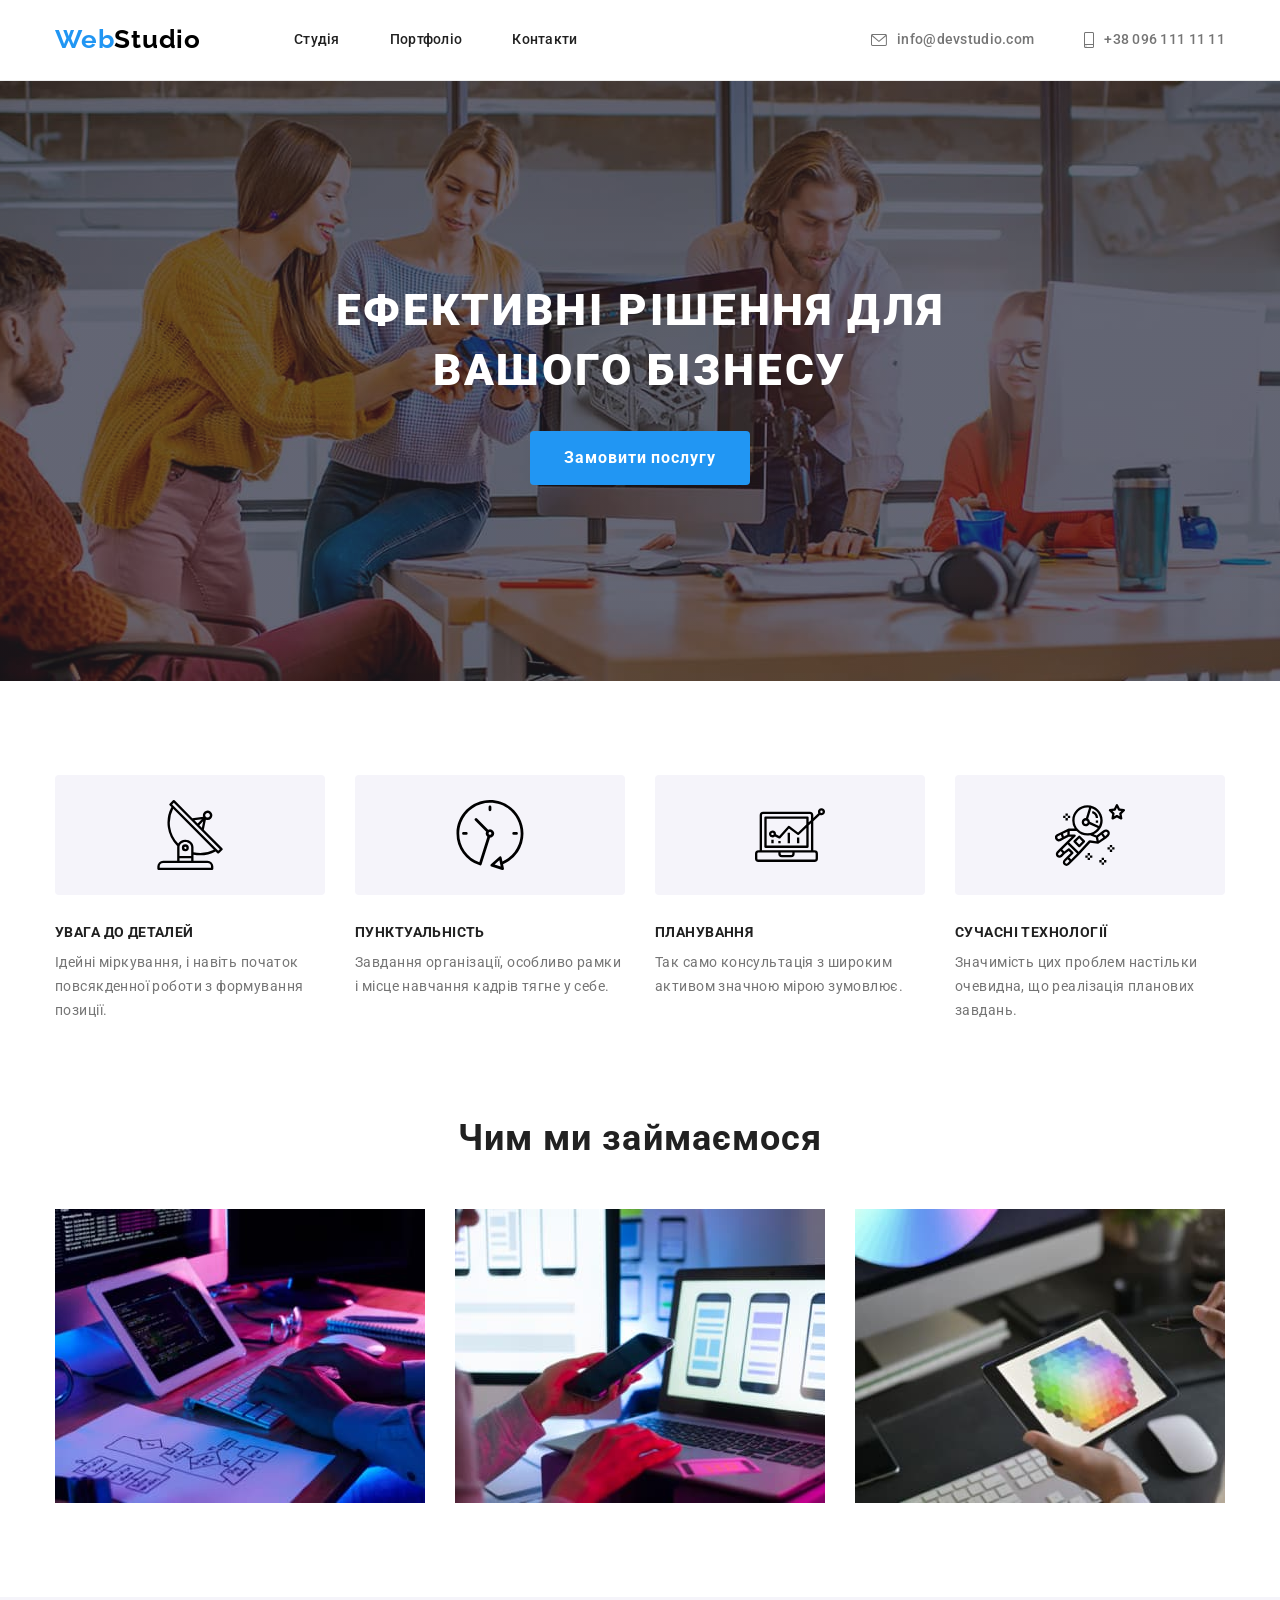
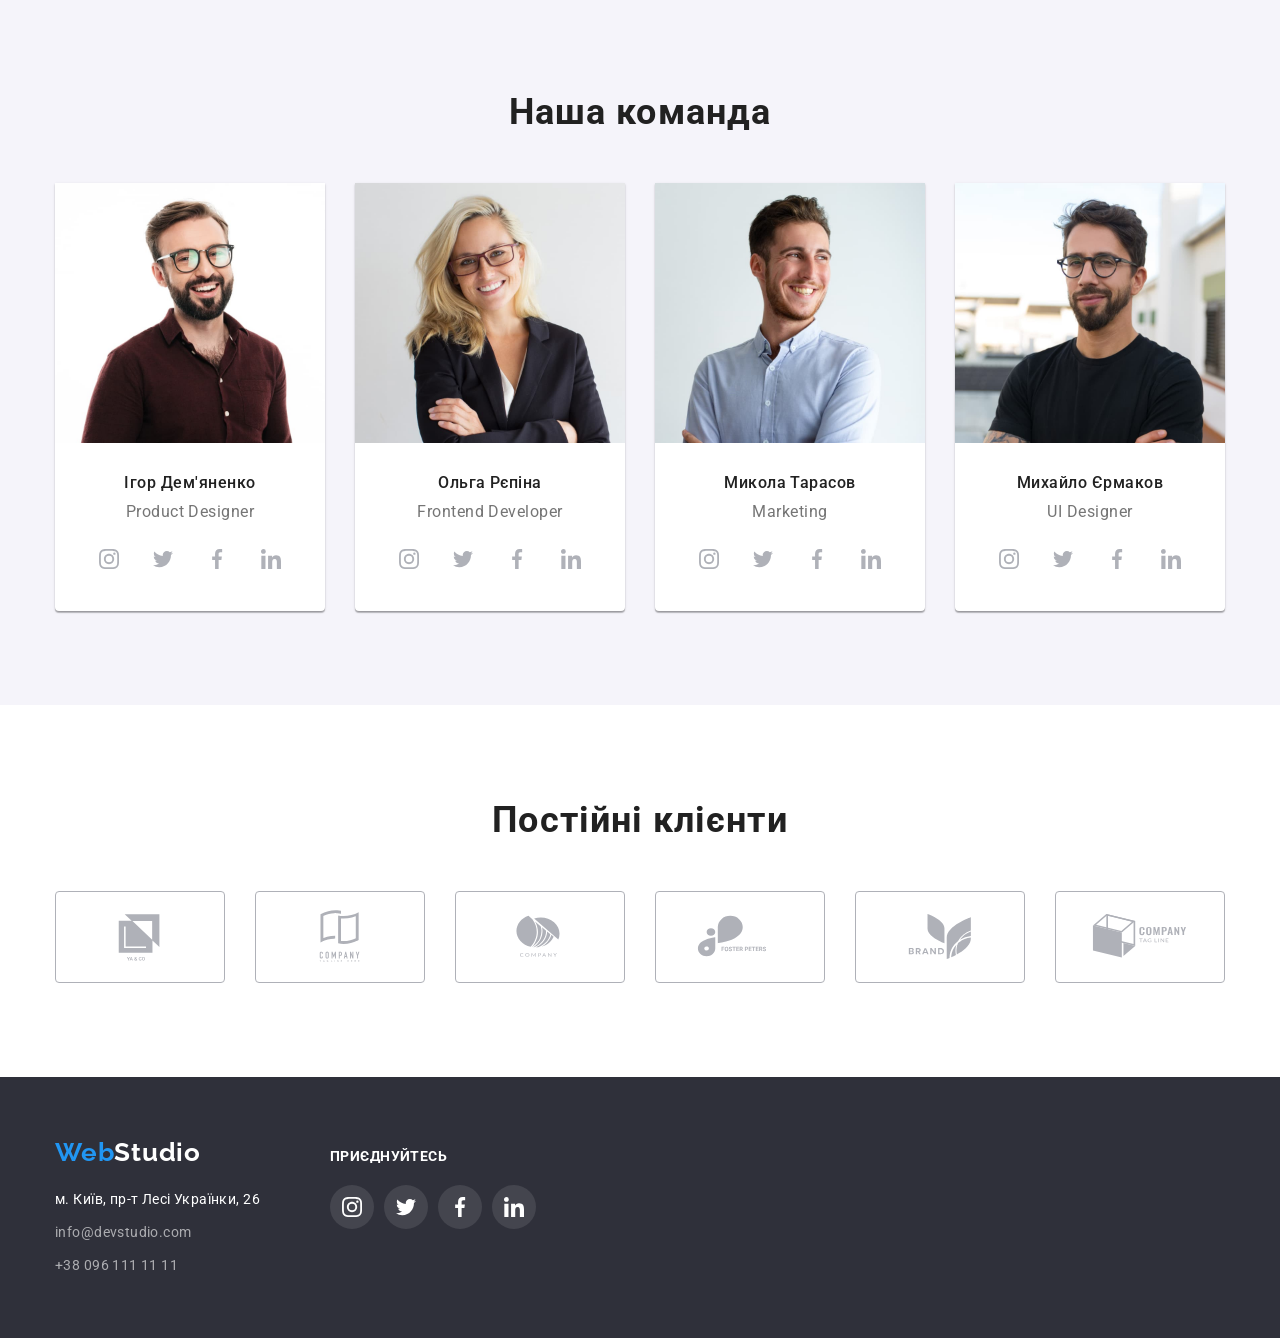
<file: index.html>
<!DOCTYPE html>
<html lang="uk">
<head>
    <meta charset="UTF-8">
    <meta http-equiv="X-UA-Compatible" content="IE=edge">
    <meta name="viewport" content="width=device-width, initial-scale=1.0">
    <title>WebStudio</title>
    <link href="https://fonts.googleapis.com/css2?family=Raleway:wght@700&family=Roboto:wght@400;500;700;900&display=swap" rel="stylesheet">
     <link rel="stylesheet" href="https://cdnjs.cloudflare.com/ajax/libs/modern-normalize/1.1.0/modern-normalize.min.css"
            integrity="sha512-wpPYUAdjBVSE4KJnH1VR1HeZfpl1ub8YT/NKx4PuQ5NmX2tKuGu6U/JRp5y+Y8XG2tV+wKQpNHVUX03MfMFn9Q=="
            crossorigin="anonymous" referrerpolicy="no-referrer" />
    <link rel="stylesheet" href="./css/styles.css">
</head>
<body>
    <!--Шапка сайта-->
    <header class="header">
        <div class="header-nav container">
            <nav class="nav">
            <a href="./index.html" class="logo"><span class="primary">Web</span><span class="secondary">Studio</span></a>
            <ul class="site-nav list">
                <li class="item"><a href="./index.html" class="link">Студія</a></li>
                <li class="item"><a href="./portfolio.html" class="link">Портфоліо</a></li>
                <li class="item"><a href="" class="link">Контакти</a></li>
            </ul>
        </nav>
        <ul class="contacts-nav list">
            <li class="item"><a href="mailto:info@devstudio.com" class="link">
                <svg class="contact-icon" width="16" height="12">
                  <use href="./images/icons.svg#icon-envelope"></use>
                </svg>
                info@devstudio.com</a></li>
            <li class="item"><a href="tel:+380961111111" class="link">
                <svg class="contact-icon" width="10" height="16">
                    <use href="./images/icons.svg#icon-smartphone"></use>
                </svg>
                +38 096 111 11 11</a></li>
        </ul>
    </div>
    </header>
      
  <main>
    <!--Герой-->
    <section class="hero">
        <h1 class="hero-title">Ефективні рішення для <br> вашого бізнесу</h1>
        <button type="button" class="button">Замовити послугу</button>
    </section>
    
    <!--Преимущества-->
    <section class="benefits section no-padding">
        <div class="container">
            <ul class="list benefits-list">
            <li class="item">
                <div class="wrapper">
                    <svg class="benefits-icon" width="70" height="70">
                      <use href="./images/icons.svg#icon-antenna"></use>
                    </svg>
                </div>
                <h3 class="title">УВАГА ДО ДЕТАЛЕЙ</h3>
                <p class="text">Ідейні міркування, і навіть початок повсякденної роботи з формування позиції.</p>
            </li>
            <li class="item">
                <div class="wrapper">
                    <svg class="benefits-icon" width="70" height="70">
                        <use href="./images/icons.svg#icon-clock"></use>
                    </svg>
                </div>
                <h3 class="title">ПУНКТУАЛЬНІСТЬ</h3>
                <p class="text">Завдання організації, особливо рамки і місце навчання кадрів тягне у себе.</p>
            </li>
            <li class="item">
                <div class="wrapper">
                    <svg class="benefits-icon" width="70" height="70">
                        <use href="./images/icons.svg#icon-diagram""></use>
                    </svg>
                </div>
                <h3 class="title">ПЛАНУВАННЯ</h3>
                <p class="text">Так само консультація з широким активом значною мірою зумовлює.</p>
            </li>
            <li class="item">
                <div class="wrapper">
                    <svg class="benefits-icon" width="70" height="70">
                        <use href="./images/icons.svg#icon-astronaut"></use>
                    </svg>
                </div>
                <h3 class="title">СУЧАСНІ ТЕХНОЛОГІЇ</h3>
                <p class="text">Значимість цих проблем настільки очевидна, що реалізація планових завдань.</p>
            </li>
        </ul>
    </div>
        
    </section>
    
    <!--Чем занимаемся-->
    <section class="activity section">
        <div class="container">
            <h2 class="title">Чим ми займаємося</h2>
        <ul class="list activity-list">
            <li class="item ">
                <img src="./images/img.jpg" alt="розробник пише код" width="370">
            </li>
            <li class="item">
                <img src="./images/img1.jpg" alt="ux-дизайнер вибирає макет для програми" width="370">
            <li class="item">
                <img src="./images/img2.jpg" alt="ui-дизайнер дивиться на палітру кольорів" width="370">
            </li>
        </ul>
    </div>
       
    </section>
    
    <!--Наша команда-->
    <section class="team section">
        <div class="container">
            <h2 class="title">Наша команда</h2>
            <ul class="list member-list">
                <li class="member ">
                    <img src="./images/img3.jpg" alt="чоловік у червоній сорочці та окулярах посміхається" width="270">
                <div class="info">
                    <h3 class="name">Ігор Дем'яненко</h3>
                    <p class="post">Product Designer</p>
                    <ul class="socials-list list">
                        <li class="item">
                            <a href="https://www.instagram.com/" rel="noopener noreferrer" aria-label="Instagram" class="link">
                                <svg class="social-icon" width="20" height="20">
                                  <use href="./images/icons.svg#icon-instagram"></use>
                                </svg>
                            </a>
                        </li>
                        <li class="item">
                            <a href="https://twitter.com/" rel="noopener noreferrer" aria-label="Twitter" class="link">
                                <svg class="social-icon" width="20" height="20">
                                    <use href="./images/icons.svg#icon-twitter"></use>
                                </svg>
                            </a>
                        </li>
                        <li class="item">
                            <a href="https://www.facebook.com/" rel="noopener noreferrer" aria-label="Facebook" class="link">
                                <svg class="social-icon" width="20" height="20">
                                    <use href="./images/icons.svg#icon-facebook"></use>
                                </svg>
                            </a>
                        </li>
                        <li class="item">
                            <a href="https://www.linkedin.com/" rel="noopener noreferrer" aria-label="Linkedin" class="link">
                                <svg class="social-icon" width="20" height="20">
                                  <use href="./images/icons.svg#icon-linkedin"></use>
                                </svg>
                            </a>
                        </li>
                    </ul>
                </div>
                </li>
                <li class="member">
                    <img src="./images/img4.jpg" alt="дівчина зі світлим волоссям посміхається" width="270">
                    <div class="info">
                        <h3 class="name">Ольга Рєпіна</h3>
                        <p class="post">Frontend Developer</p>
                        <ul class="socials-list list">
                            <li class="item">
                                <a href="https://www.instagram.com/" rel="noopener noreferrer" aria-label="Instagram" class="link">
                                    <svg class="social-icon" width="20" height="20">
                                        <use href="./images/icons.svg#icon-instagram"></use>
                                    </svg>
                                </a>
                            </li>
                            <li class="item">
                                <a href="https://twitter.com/" rel="noopener noreferrer" aria-label="Twitter" class="link">
                                    <svg class="social-icon" width="20" height="20">
                                        <use href="./images/icons.svg#icon-twitter"></use>
                                    </svg>
                                </a>
                            </li>
                            <li class="item">
                                <a href="https://www.facebook.com/" rel="noopener noreferrer" aria-label="Facebook" class="link">
                                    <svg class="social-icon" width="20" height="20">
                                        <use href="./images/icons.svg#icon-facebook"></use>
                                    </svg>
                                </a>
                            </li>
                            <li class="item">
                                <a href="https://www.linkedin.com/" rel="noopener noreferrer" aria-label="Linkedin" class="link">
                                    <svg class="social-icon" width="20" height="20">
                                        <use href="./images/icons.svg#icon-linkedin"></use>
                                    </svg>
                                </a>
                            </li>
                        </ul>
                    </div>
                </li>
                <li class="member">
                    <img src="./images/img5.jpg" alt="чоловік у білій сорочці посміхається" width="270">
                    <div class="info">
                        <h3 class="name">Микола Тарасов</h3>
                        <p class="post">Marketing</p>
                        <ul class="socials-list list">
                            <li class="item">
                                <a href="https://www.instagram.com/" rel="noopener noreferrer" aria-label="Instagram" class="link">
                                    <svg class="social-icon" width="20" height="20">
                                        <use href="./images/icons.svg#icon-instagram"></use>
                                    </svg>
                                </a>
                            </li>
                            <li class="item">
                                <a href="https://twitter.com/" rel="noopener noreferrer" aria-label="Twitter" class="link">
                                    <svg class="social-icon" width="20" height="20">
                                        <use href="./images/icons.svg#icon-twitter"></use>
                                    </svg>
                                </a>
                            </li>
                            <li class="item">
                                <a href="https://www.facebook.com/" rel="noopener noreferrer" aria-label="Facebook" class="link">
                                    <svg class="social-icon" width="20" height="20">
                                        <use href="./images/icons.svg#icon-facebook"></use>
                                    </svg>
                                </a>
                            </li>
                            <li class="item">
                                <a href="https://www.linkedin.com/" rel="noopener noreferrer" aria-label="Linkedin" class="link">
                                    <svg class="social-icon" width="20" height="20">
                                        <use href="./images/icons.svg#icon-linkedin"></use>
                                    </svg>
                                </a>
                            </li>
                        </ul>
                    </div> 
                </li>
                <li class="member">
                    <img src="./images/img6.jpg" alt="чоловік у чорній футболці та окулярах посміхається" width="270">
                    <div class="info">
                        <h3 class="name">Михайло Єрмаков</h3>
                        <p class="post">UI Designer</p>
                        <ul class="socials-list list">
                            <li class="item">
                                <a href="https://www.instagram.com/" rel="noopener noreferrer" aria-label="Instagram" class="link">
                                    <svg class="social-icon" width="20" height="20">
                                        <use href="./images/icons.svg#icon-instagram"></use>
                                    </svg>
                                </a>
                            </li>
                            <li class="item">
                                <a href="https://twitter.com/" rel="noopener noreferrer" aria-label="Twitter" class="link">
                                    <svg class="social-icon" width="20" height="20">
                                        <use href="./images/icons.svg#icon-twitter"></use>
                                    </svg>
                                </a>
                            </li>
                            <li class="item">
                                <a href="https://www.facebook.com/" rel="noopener noreferrer" aria-label="Facebook" class="link">
                                    <svg class="social-icon" width="20" height="20">
                                        <use href="./images/icons.svg#icon-facebook"></use>
                                    </svg>
                                </a>
                            </li>
                            <li class="item">
                                <a href="https://www.linkedin.com/" rel="noopener noreferrer" aria-label="Linkedin" class="link">
                                    <svg class="social-icon" width="20" height="20">
                                        <use href="./images/icons.svg#icon-linkedin"></use>
                                    </svg>
                                </a>
                            </li>
                        </ul>
                    </div>
                </li>
            </ul>
        </div>
        
    </section>

    <section class="clients section">
        <div class="container">
            <h2 class="title">Постійні клієнти</h2>
            <ul class="clients-list list">
                <li class="item">
                    <a href="" class="link"> 
                        <svg class="clients-logo" width="106" height="60">
                          <use href="./images/icons.svg#icon-client1"></use>
                        </svg>
                    </a>
                </li>
                <li class="item">
                    <a href="" class="link">
                        <svg class="clients-logo" width="106" height="60">
                            <use href="./images/icons.svg#icon-client2"></use>
                        </svg>
                    </a>
                </li>
                <li class="item">
                    <a href="" class="link">
                        <svg class="clients-logo" width="106" height="60">
                            <use href="./images/icons.svg#icon-client3"></use>
                        </svg>
                    </a>
                </li>
                <li class="item">
                    <a href="" class="link">
                        <svg class="clients-logo" width="106" height="60">
                            <use href="./images/icons.svg#icon-client4"></use>
                        </svg>
                    </a>
                </li>
                <li class="item">
                    <a href="" class="link">
                        <svg class="clients-logo" width="106" height="60">
                            <use href="./images/icons.svg#icon-client5"></use>
                        </svg>
                    </a>
                </li>
                <li class="item">
                    <a href="" class="link">
                        <svg class="clients-logo" width="106" height="60">
                            <use href="./images/icons.svg#icon-client6"></use>
                        </svg>
                    </a>
                </li>
            </ul>
        </div>
    </section>

  </main>

    <!--Подвал-->
    <footer class="footer">
        <div class="container">
            <div class="footer-nav">
                <a href="./index.html" class="logo"><span class="primary">Web</span><span class="secondary white">Studio</span></a>
                <address>
                    <ul class="contacts list">
                        <li class="item"><a href="https://goo.gl/maps/CDWquLzeUnctmw3z9" target="_blank"
                                rel="noopener noreferrer nofollow" class="link address">м. Київ, пр-т Лесі
                                Українки, 26</a></li>
                        <li class="item"><a href="mailto:info@devstudio.com" class="link">info@devstudio.com</a></li>
                        <li class="item"><a href="tel:+380961111111" class="link">+38 096 111 11 11</a></li>
                    </ul>
                </address>
            </div>

        <div class="socials-footer">
            <h2 class="footer-title">приєднуйтесь</h2>
            <ul class="socials-list list">
                <li class="item">
                    <a href="https://www.instagram.com/" rel="noopener noreferrer" aria-label="Instagram" class="link">
                        <svg class="social-icon" width="20" height="20">
                            <use href="./images/icons.svg#icon-instagram"></use>
                        </svg>
                    </a>
                </li>
                <li class="item">
                    <a href="https://twitter.com/" rel="noopener noreferrer" aria-label="Twitter" class="link">
                        <svg class="social-icon" width="20" height="20">
                            <use href="./images/icons.svg#icon-twitter"></use>
                        </svg>
                    </a>
                </li>
                <li class="item">
                    <a href="https://www.facebook.com/" rel="noopener noreferrer" aria-label="Facebook" class="link">
                        <svg class="social-icon" width="20" height="20">
                            <use href="./images/icons.svg#icon-facebook"></use>
                        </svg>
                    </a>
                </li>
                <li class="item">
                    <a href="https://www.linkedin.com/" rel="noopener noreferrer" aria-label="Linkedin" class="link">
                        <svg class="social-icon" width="20" height="20">
                            <use href="./images/icons.svg#icon-linkedin"></use>
                        </svg>
                    </a>
                </li>
            </ul>
        </div>
    </div>
    </footer>
    
</body>
</html>
</file>
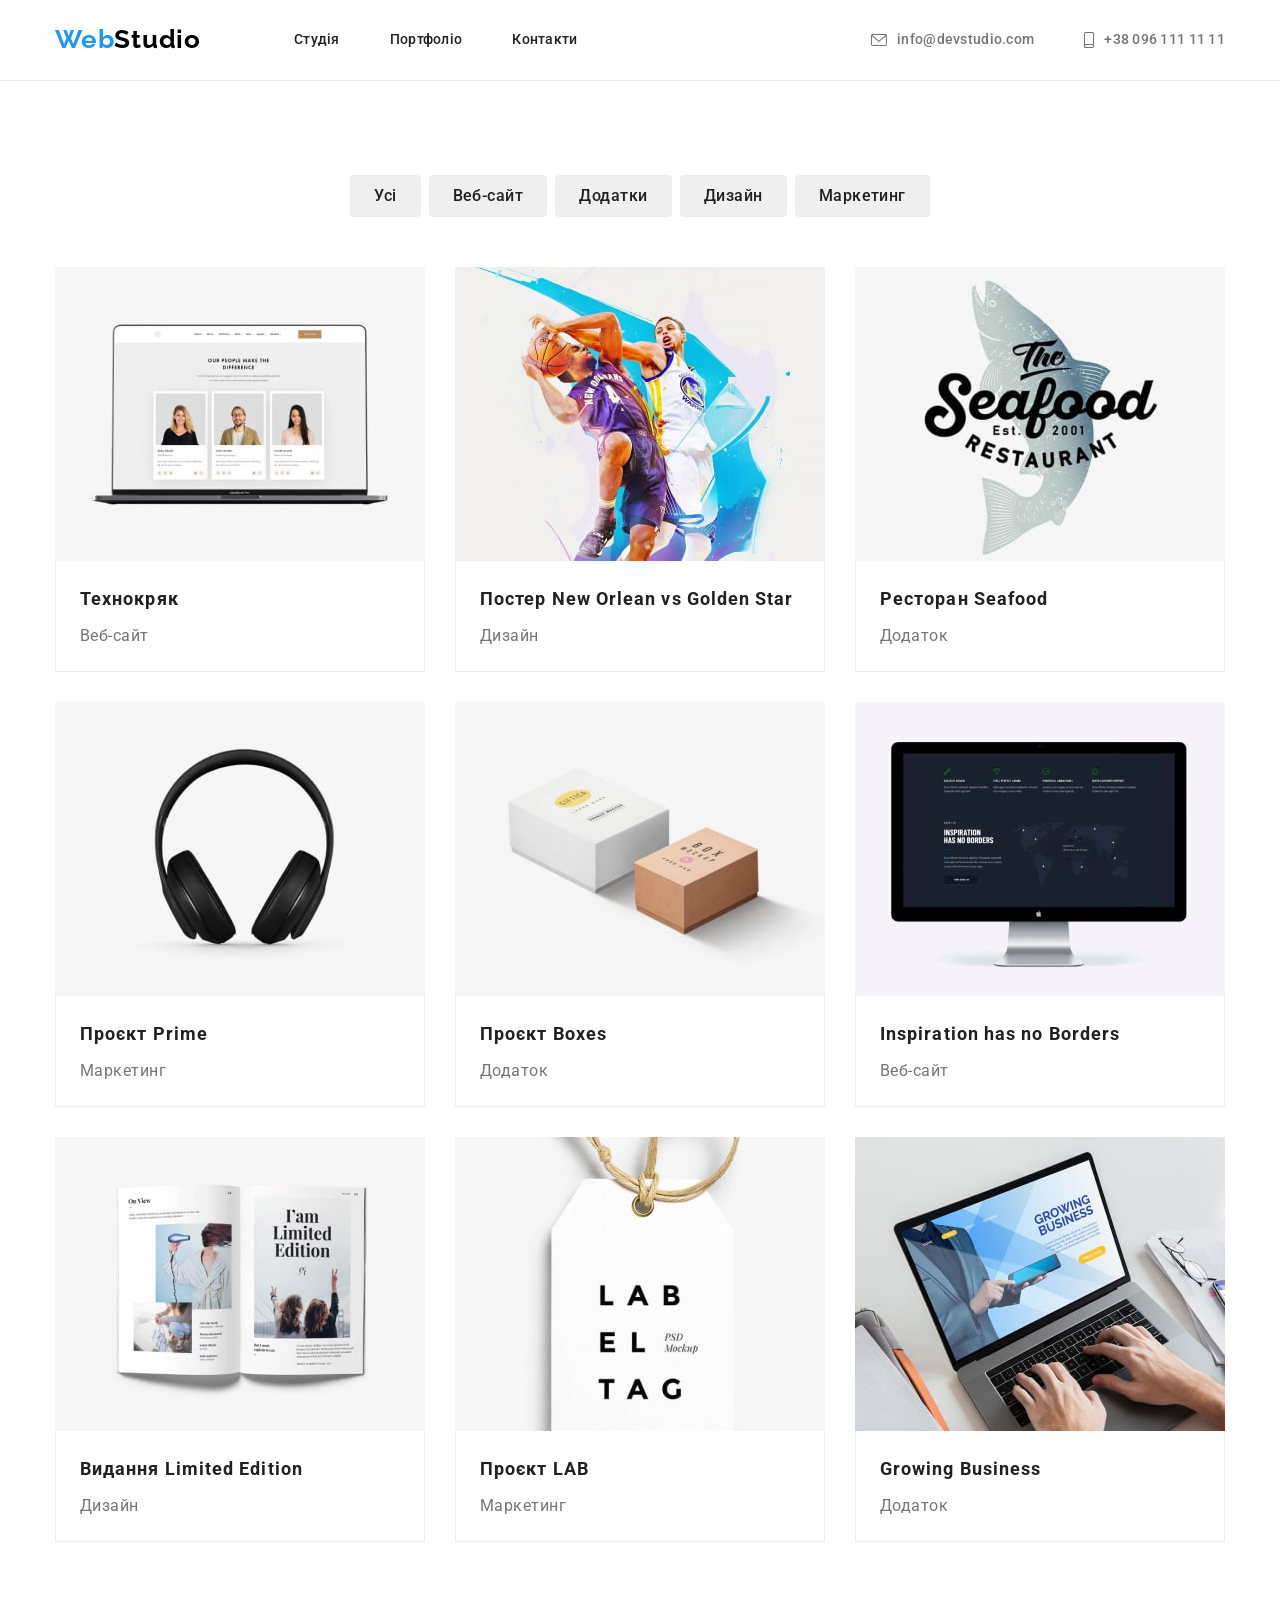
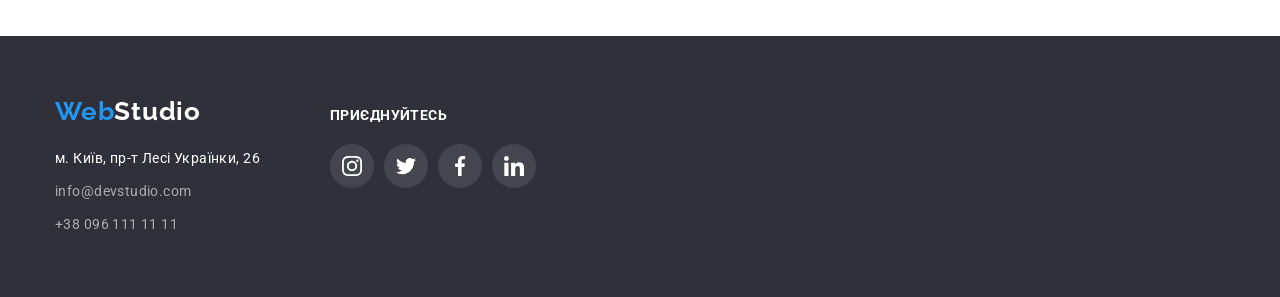
<file: portfolio.html>
<!DOCTYPE html>
<html lang="uk">

<head>
    <meta charset="UTF-8">
    <meta http-equiv="X-UA-Compatible" content="IE=edge">
    <meta name="viewport" content="width=device-width, initial-scale=1.0">
    <title>WebStudio</title>
    <link
        href="https://fonts.googleapis.com/css2?family=Raleway:wght@700&family=Roboto:wght@400;500;700;900&display=swap"
        rel="stylesheet">
     <link rel="stylesheet" href="https://cdnjs.cloudflare.com/ajax/libs/modern-normalize/1.1.0/modern-normalize.min.css"
            integrity="sha512-wpPYUAdjBVSE4KJnH1VR1HeZfpl1ub8YT/NKx4PuQ5NmX2tKuGu6U/JRp5y+Y8XG2tV+wKQpNHVUX03MfMFn9Q=="
            crossorigin="anonymous" referrerpolicy="no-referrer" />
    <link rel="stylesheet" href="./css/styles.css">
</head>

<body>
    <!--Шапка сайта-->
    <header class="header">
        <div class="header-nav container">
            <nav class="nav">
                <a href="./index.html" class="logo"><span class="primary">Web</span><span
                        class="secondary">Studio</span></a>
                <ul class="site-nav list">
                    <li class="item"><a href="./index.html" class="link">Студія</a></li>
                    <li class="item"><a href="./portfolio.html" class="link">Портфоліо</a></li>
                    <li class="item"><a href="" class="link">Контакти</a></li>
                </ul>
            </nav>
            <ul class="contacts-nav list">
                <li class="item"><a href="mailto:info@devstudio.com" class="link">
                        <svg class="contact-icon" width="16" height="12">
                            <use href="./images/icons.svg#icon-envelope"></use>
                        </svg>
                        info@devstudio.com</a></li>
                <li class="item"><a href="tel:+380961111111" class="link">
                        <svg class="contact-icon" width="10" height="16">
                            <use href="./images/icons.svg#icon-smartphone"></use>
                        </svg>
                        +38 096 111 11 11</a></li>
            </ul>
        </div>
    </header>
   <main>

    <section class="examples section">
        <div class="container">
            <h2 class="visually-hidden">Наші роботи</h2>
        <ul class="btn-list list">
            <li class="item"><button type="button" class="button">Усі</button></li>
            <li class="item"><button type="button" class="button">Веб-сайт</button></li>
            <li class="item"><button type="button" class="button">Додатки</button></li>
            <li class="item"><button type="button" class="button">Дизайн</button></li>
            <li class="item"><button type="button" class="button">Маркетинг</button></li>
        </ul>
       

        <ul class="projects-list list">
            <li class="item">
                <a href="" class="link">
                <img src="./images/portfolio.jpg" alt="Сторінка веб-сайту" width="370" height="294">
                <div class="design">
                    <h3 class="projects">Технокряк</h3>
                    <p class="category">Веб-сайт</p>
                </div> </a>
            </li>
            <li class="item">
                <a href="" class="link">
                <img src="./images/portfolio1.jpg" alt="Боскетболісті" width="370" height="294">
                <div class="design">
                    <h3 class="projects">Постер New Orlean vs Golden Star</h3>
                    <p class="category">Дизайн</p>
                </div> </a>
            </li>
            <li class="item">
                <a href="" class="link">
                <img src="./images/portfolio2jpg.jpg" alt="Риба" width="370" height="294">
                <div class="design">
                    <h3 class="projects">Ресторан Seafood</h3>
                    <p class="category">Додаток</p>
                </div> </a>
            </li>
            <li class="item">
                <a href="" class="link">
                <img src="./images/portfolio3.jpg" alt="Комп'ютерні навушники" width="370" height="294">
                <div class="design">
                    <h3 class="projects">Проєкт Prime</h3>
                    <p class="category">Маркетинг</p>
                </div> </a>
            </li>
            <li class="item">
                <a href="" class="link">
                <img src="./images/portfolio4.jpg" alt="Дві коробки" width="370" height="294">
                <div class="design">
                    <h3 class="projects">Проєкт Boxes</h3>
                    <p class="category">Додаток</p>
                </div> </a>
            </li>
            <li class="item">
                <a href="" class="link">
                <img src="./images/portfolio5.jpg" alt="Сторінка веб-сайту" width="370" height="294">
                <div class="design">
                    <h3 class="projects">Inspiration has no Borders</h3>
                    <p class="category">Веб-сайт</p>
                </div> </a>
            </li>
            <li class="item">
                <a href="" class="link">
                <img src="./images/portfolio6.jpg" alt="Журнал" width="370" height="294">
                <div class="design">
                    <h3 class="projects">Видання Limited Edition</h3>
                    <p class="category">Дизайн</p>
                </div> </a>
            </li>
            <li class="item">
                <a href="" class="link">
                <img src="./images/portfolio7.jpg" alt="Етикетка" width="370" height="294">
                <div class="design">
                    <h3 class="projects">Проєкт LAB</h3>
                <p class="category">Маркетинг</p>
            </div> </a>
            </li>
            <li class="item">
                <a href="" class="link">
                <img src="./images/portfolio8jpg.jpg" alt="Людина працює за ноутбуком" width="370" height="294">
                <div class="design">
                    <h3 class="projects">Growing Business</h3>
                    <p class="category">Додаток</p>
                </div> </a>
            </li>
        </ul>
        </div>
    </section>

   </main>

    <!--Подвал-->
<footer class="footer">
    <div class="container">
        <div class="footer-nav">
            <a href="./index.html" class="logo"><span class="primary">Web</span><span
                    class="secondary white">Studio</span></a>
            <address>
                <ul class="contacts list">
                    <li class="item"><a href="https://goo.gl/maps/CDWquLzeUnctmw3z9" target="_blank"
                            rel="noopener noreferrer nofollow" class="link address">м. Київ, пр-т Лесі
                            Українки, 26</a></li>
                    <li class="item"><a href="mailto:info@devstudio.com" class="link">info@devstudio.com</a></li>
                    <li class="item"><a href="tel:+380961111111" class="link">+38 096 111 11 11</a></li>
                </ul>
            </address>
        </div>

        <div class="socials-footer">
            <h2 class="footer-title">приєднуйтесь</h2>
            <ul class="socials-list list">
                <li class="item">
                    <a href="https://www.instagram.com/" rel="noopener noreferrer" aria-label="Instagram" class="link">
                        <svg class="social-icon" width="20" height="20">
                            <use href="./images/icons.svg#icon-instagram"></use>
                        </svg>
                    </a>
                </li>
                <li class="item">
                    <a href="https://twitter.com/" rel="noopener noreferrer" aria-label="Twitter" class="link">
                        <svg class="social-icon" width="20" height="20">
                            <use href="./images/icons.svg#icon-twitter"></use>
                        </svg>
                    </a>
                </li>
                <li class="item">
                    <a href="https://www.facebook.com/" rel="noopener noreferrer" aria-label="Facebook" class="link">
                        <svg class="social-icon" width="20" height="20">
                            <use href="./images/icons.svg#icon-facebook"></use>
                        </svg>
                    </a>
                </li>
                <li class="item">
                    <a href="https://www.linkedin.com/" rel="noopener noreferrer" aria-label="Linkedin" class="link">
                        <svg class="social-icon" width="20" height="20">
                            <use href="./images/icons.svg#icon-linkedin"></use>
                        </svg>
                    </a>
                </li>
            </ul>
        </div>
    </div>
</footer>

</body>

</html>
</file>
<file: css/styles.css>
:root {
    --main-color: #212121;
    --logo-color: #000000;
    --phone-color: #757575;
    --primary-color: #ffffff;
    --accent-color: #2196f3;
    --hero-color: #2f303a;
    --adress-color: rgba(255, 255, 255, 0.6);
    --exampels-border-color: #EEEEEE;
    --layout-color: rgba(47, 48, 58, 0.4);
    --benefits-section-bg-color: #f5f4fa;
    --social-color: #AFB1B8;
}

body {
    font-family: 'Roboto', 'Times New Roman', 'Verdana', 'Tahoma', sans-serif;
    background-color: var(--primary-color);
    color: var(--main-color);
}

/* Reset start */

h1,
h2,
h3,
h4,
h5,
h6,
p {
    margin: 0;
}

.link {
    text-decoration: none;
    color: currentColor;
}

.list {
    list-style: none;
    padding: 0;
    margin: 0;
    list-style: none;

}

img {
    display: block;
}

.button {
    display: inline-block;
        text-align: center;
        font-family: inherit;
        cursor: pointer;
        color: inherit;
        border-color: transparent;
}

/* Reset end */

.container {
width: 1200px;
padding-left: 15px;
padding-right: 15px;
margin-left: auto;
margin-right: auto;
/* outline: 2px solid red; */
}

.section{
padding-top: 94px;
padding-bottom: 94px;
}

/* Header */
.header-nav {
    display: flex;
}

.nav {
    display: flex;
}

.header {
    border-bottom: 1px solid #ECECEC;
}

.logo {
    padding-top: 24px;
    padding-bottom: 25px;
    font-family: Raleway;
    font-weight: 700;
    font-size: 26px;
    line-height: 1.19;
    letter-spacing: 0.03em;
    text-decoration: none;
}

.logo>.primary {
    color: var(--accent-color);
}

.logo>.secondary {
    color: var(--logo-color);
}


/* site nav */
.site-nav {
    display: flex;
    margin-left: 93px;
    align-items: center;
}

.header-nav {
display: flex;
align-items: center;
}

.contacts-nav {
    display: flex;
    margin-left: auto;
    align-items: center;
}

.site-nav .item:not(:last-child) {
    margin-right: 50px;
}

.site-nav .link {
    display: block;
    font-weight: 500;
    font-size: 14px;
    line-height: 1.14;
    letter-spacing: 0.02em;
    color: inherit;
    padding-top: 32px;
    padding-bottom: 32px;
}

.site-nav .link:hover, 
.site-nav .link:focus {
    color: var(--accent-color);
}

.contacts-nav .link {
    display: inline-flex;
    align-items: center;
    font-weight: 500;
    font-size: 14px;
    line-height: 1.14;
    letter-spacing: 0.02em;
    color: var(--phone-color);
    padding-top: 32px;
    padding-bottom: 32px;
}

.contact-icon {
    margin-right: 10px;
    fill: currentColor;
}

.contacts-nav .link:hover,
.contacts-nav .link:focus {
    color: var(--accent-color)
}

.contacts-nav .item+.item {
    margin-left: 50px;
}

/* Hero */

.hero {
    padding-top: 200px;
    padding-bottom: 200px;
    max-width: 1600px;
    height: 600px;
    margin-left: auto;
    margin-right: auto;
    text-align: center;
    color: var(--primary-color);
    background-color: var(--hero-color);
    background-image: linear-gradient(to right, var(--layout-color), var(--layout-color)),
    url('../images/header.jpg');
    background-repeat: no-repeat;
    background-position: center;
}

.hero-title {
    margin-bottom: 30px;
    font-weight: 900;
    font-size: 44px;
    line-height: 1.36;
    text-align: center;
    letter-spacing: 0.06em;
    text-transform: uppercase;
    color: var(--primary-color);
}

.hero .button {
    background: var(--accent-color);
    min-width: 216px;
        border-radius: 4px;
        padding: 10px 32px;
        font-weight: 700;
        font-size: 16px;
        line-height: 1.88;
        align-items: center;
        letter-spacing: 0.06em;
        color: var(--primary-color);
}

 /* Benefits */

.no-padding {
    padding-bottom: 0;
}

.benefits-list{
    display: flex;
}

.benefits .title {
    font-weight: 700;
    font-size: 14px;
    line-height: 1.14;
    letter-spacing: 0.03em;
    text-transform: uppercase;
    margin-bottom: 10px;
}

.benefits .text {
    font-size: 14px;
    line-height: 1.71;
    letter-spacing: 0.03em;
    color: var(--phone-color);
}

.benefits-list .item {
    width: 270px;
}

.wrapper {
    display: flex;
    align-items: center;
    justify-content: center;
    width: 100%;
    height: 120px;
    background-color: var(--benefits-section-bg-color);
    margin-bottom: 30px;
    border-radius: 4px;

}

/* activity */

.activity-list {
    display: flex;
}

.activity-list .item+.item {
    margin-left: 30px;
}

.activity .title, .team .title, .clients .title {
    font-weight: 700;
    font-size: 36px;
    line-height: 1.17;
    text-align: center;
    letter-spacing: 0.03em;
    margin-bottom: 50px;
}

/* team */
.member-list {
    display: flex;
}

.member {
    box-shadow: 0px 1px 3px rgba(0, 0, 0, 0.12), 0px 1px 1px rgba(0, 0, 0, 0.14), 0px 2px 1px rgba(0, 0, 0, 0.2);
    border-radius: 0px 0px 4px 4px;
    background-color: var(--primary-color);
}

.team {
    background: #F5F4FA;
}

.member +.member, .benefits-list .item+.item {
    margin-left: 30px;

}

.info {
padding-top: 30px;
padding-bottom: 30px;
}

.member .name {
    font-weight: 500;
    font-size: 16px;
    line-height: 1.19;
    text-align: center;
    letter-spacing: 0.03em;
    margin-bottom: 10px;
}

.member .post {
    margin-bottom: 16px;
    font-size: 16px;
    line-height: 1.19;
    text-align: center;
    letter-spacing: 0.03em;
    color: var(--phone-color);
}


.socials-list {
    display: flex;
    justify-content: center;
    gap: 10px;
}


.socials-list .link {
    display: block;
    padding: 12px;
    width: 44px;
    height: 44px;
    border-radius: 50%;
    color: var(--social-color);
    background-color: transparent;
}

.socials-list .link:hover,
.socials-list .link:focus {
    color: var(--primary-color);
    background-color: var(--accent-color);
}

.social-icon {
    fill: currentColor;
}

/* Clients */

.clients-list .link {
    display: flex;
    align-items: center;
    justify-content: center;
    width: 170px;
    height: 92px;
    border: 1px solid var(--social-color);
    border-radius: 4px;
    color: var(--social-color);
}
.clients-list .link:hover,
.clients-list .link:focus {
    color: var(--accent-color);
    border-color: var(--accent-color);
}

.clients-list {
    display: flex;
    justify-content: center;
    gap: 30px;
}

.clients-logo {
    fill: currentColor;
}

/* footer */

.footer {
    background-color: var(--hero-color);
    padding-top: 60px;
    padding-bottom: 60px;
}

.footer .logo {
    display: inline-block;
    padding: 0;
    margin-bottom: 20px;
}

.secondary.white {
    color: var(--primary-color);
}

.contacts .item+.item {
    margin-top: 9px;
}

.contacts .link {
    font-style: normal;
    font-size: 14px;
    line-height: 1.71;
    letter-spacing: 0.03em;
    color: var(--adress-color);
}

.link.address {
    color: var(--primary-color);
}

.footer .container {
    display: flex;
    gap: 70px;
    align-items: baseline;
}

.footer-title {
    font-weight: 700;
        font-size: 14px;
        line-height: 1.14;
        letter-spacing: 0.03em;
        text-transform: uppercase;
        color: var(--primary-color);
        margin-bottom: 20px;
        
}

.socials-footer .link {
    display: block;
    padding: 12px;
    width: 44px;
    height: 44px;
    border-radius: 50%;
    color: var(--primary-color);
    background-color: rgba(255, 255, 255, 0.1);
}

.socials-footer .link:hover,
.socials-footer .link:focus {
    color: var(--primary-color);
    background-color: var(--accent-color);
}

.social-icon {
    fill: currentColor;
}

/* portfolio */

.visually-hidden {
    position: absolute;
    width: 1px;
    height: 1px;
    margin: -1px;
    border: 0;
    padding: 0;

    white-space: nowrap;
    clip-path: inset(100%);
    clip: rect(0 0 0 0);
    overflow: hidden;
}

.btn-list {
    display: flex;
    justify-content:center;
    margin-bottom: 50px;
    align-items: center;
}

.btn-list .item+.item {
    margin-left: 8px;
}

.examples .button {
    padding: 6px 22px;
    font-weight: 500;
        font-size: 16px;
        line-height: 1.62;
        text-align: center;
        letter-spacing: 0.03em;
        border-radius: 4px;

}

.examples .button:hover,
.examples .button:focus {
    color: var(--primary-color);
    background-color: var(--accent-color);
    box-shadow: 0px 3px 1px rgba(0, 0, 0, 0.1), 0px 1px 2px rgba(0, 0, 0, 0.08), 0px 2px 2px rgba(0, 0, 0, 0.12);
}

.projects-list {
    display: flex;
    flex-wrap: wrap;
    justify-content:center;
}

.projects-list .item:not(:nth-child(3n)) {
    margin-right: 30px;
}

.projects-list .item:not(:nth-last-child(-n+3)) {
    margin-bottom: 30px;
}

.projects-list .item {
    flex-basis: calc((100% - 30 * (3 - 1)) / 3);
}

.projects-list .item:hover {
    box-shadow: 0px 1px 1px rgba(0, 0, 0, 0.12), 0px 4px 4px rgba(0, 0, 0, 0.06), 1px 4px 6px rgba(0, 0, 0, 0.16);
}

.projects-list .link{
    display: block;
}

.examples .projects {
    margin-bottom: 4px;
    font-weight: 700;
        font-size: 18px;
        line-height: 2;
        letter-spacing: 0.06em;
}

.examples .category {
    font-size: 16px;
        line-height: 1.88;
        letter-spacing: 0.03em;
        color: var(--phone-color);
} 

.design {
    padding: 20px 24px;
    border-right: 1px solid var(--exampels-border-color);
    border-bottom: 1px solid var(--exampels-border-color);
    border-left: 1px solid var(--exampels-border-color);
}
</file>
